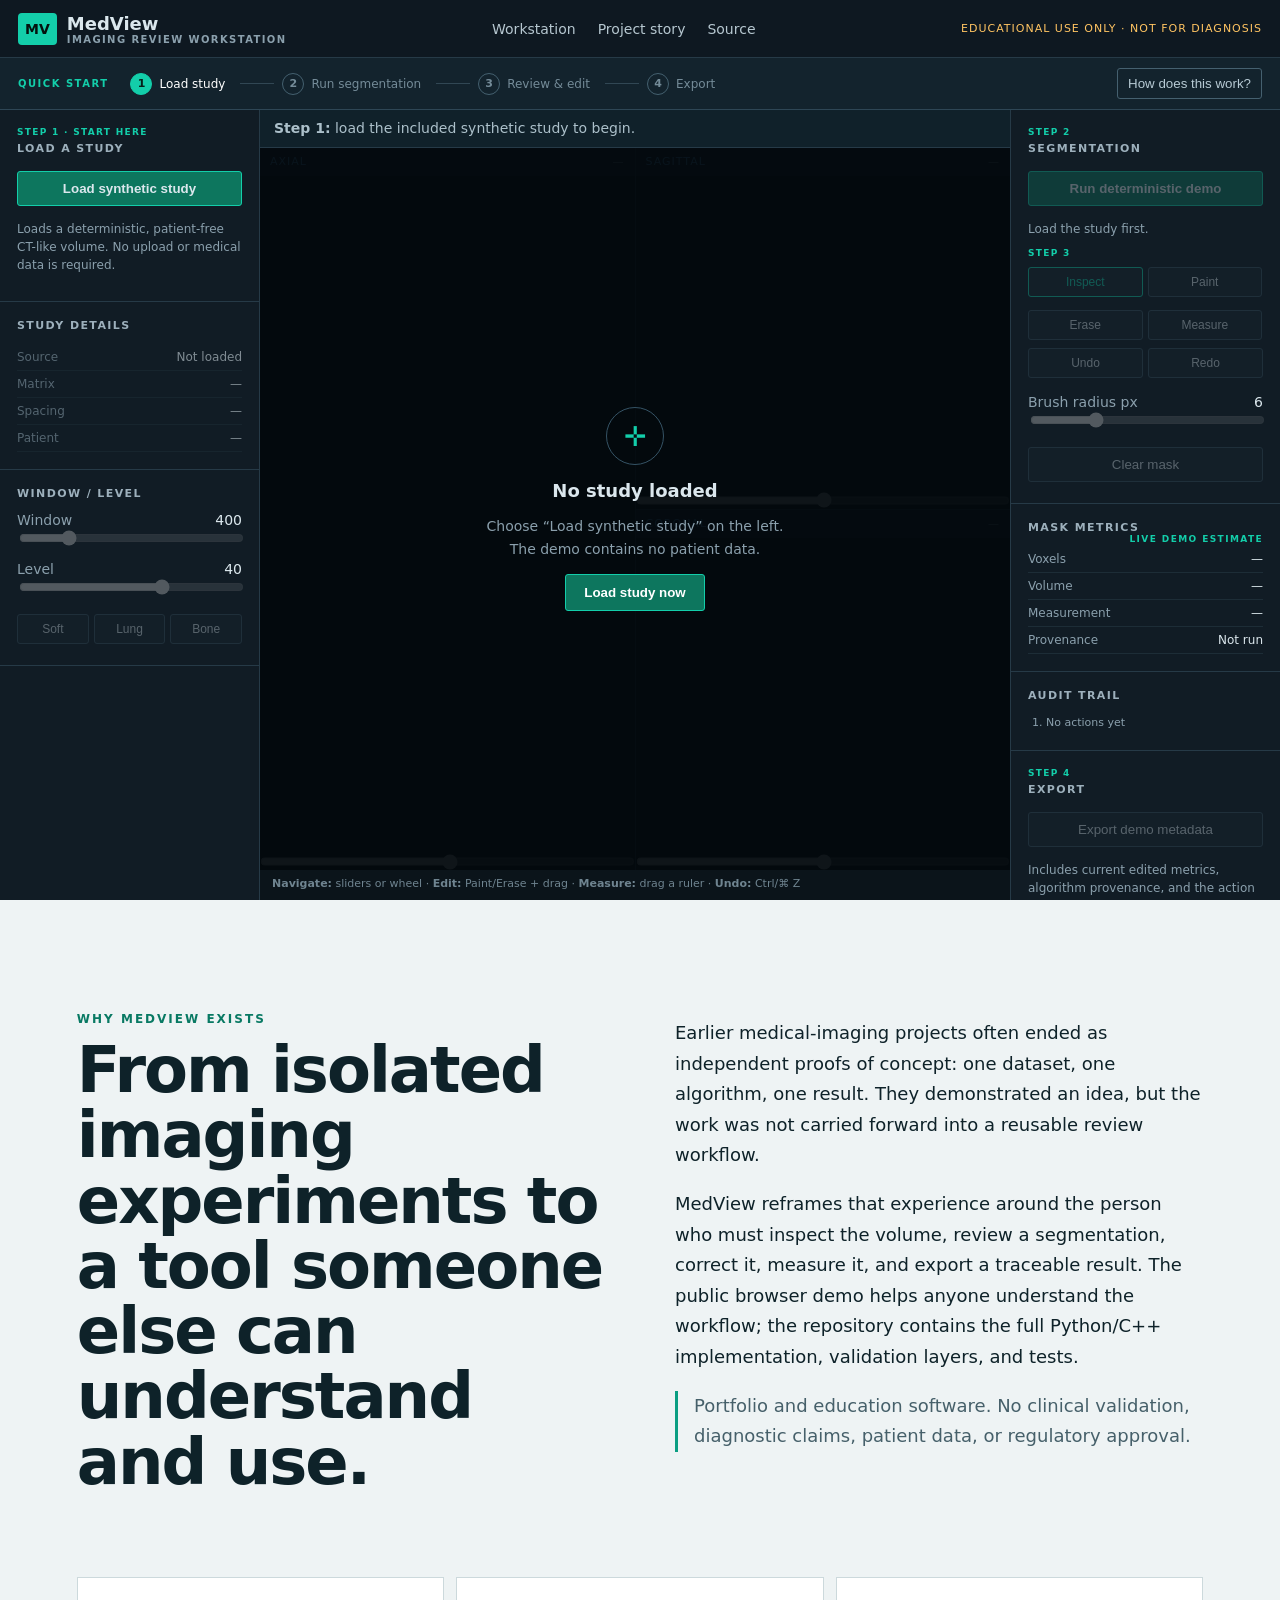
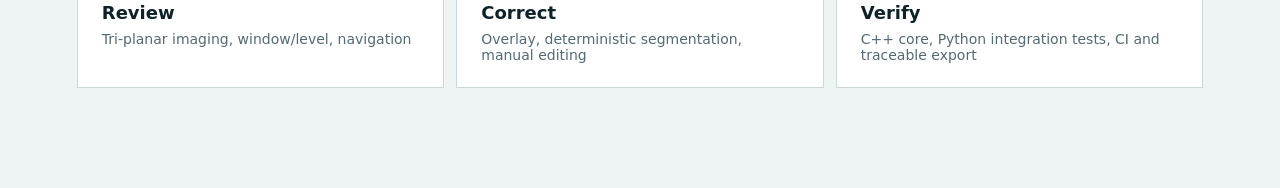
<file: site/index.html>
<!doctype html><html lang="en"><head><meta charset="utf-8"><meta name="viewport" content="width=device-width,initial-scale=1"><title>MedView — Medical Imaging Workstation</title><meta name="description" content="An interactive medical imaging review and segmentation workstation by Yiman Wu."><link rel="icon" type="image/svg+xml" href="data:image/svg+xml,%3Csvg xmlns='http://www.w3.org/2000/svg' viewBox='0 0 32 32'%3E%3Crect width='32' height='32' rx='6' fill='%2313ceaa'/%3E%3Cpath d='M7 9h4l5 12 5-12h4v14h-3V14l-4 9h-4l-4-9v9H7z' fill='%230a1016'/%3E%3C/svg%3E"><link rel="stylesheet" href="styles.css"></head>
<body><header><a class="brand" href="#"><span>MV</span><b>MedView<small>IMAGING REVIEW WORKSTATION</small></b></a><nav><a href="#workstation">Workstation</a><a href="#story">Project story</a><a href="https://github.com/Demianman/MedView" id="github">Source</a></nav><em>EDUCATIONAL USE ONLY · NOT FOR DIAGNOSIS</em></header>
<div class="quickstart"><strong>QUICK START</strong><ol><li id="step1" class="current"><b>1</b> Load study</li><li id="step2"><b>2</b> Run segmentation</li><li id="step3"><b>3</b> Review & edit</li><li id="step4"><b>4</b> Export</li></ol><button id="help">How does this work?</button></div>
<main id="workstation"><aside class="panel left"><section class="guided"><span class="step-label">STEP 1 · START HERE</span><h2>LOAD A STUDY</h2><button id="load" class="primary pulse">Load synthetic study</button><div class="upload-note">Loads a deterministic, patient-free CT-like volume. No upload or medical data is required.</div></section><section><h2>STUDY DETAILS</h2><dl class="details muted" id="details"><dt>Source</dt><dd>Not loaded</dd><dt>Matrix</dt><dd>—</dd><dt>Spacing</dt><dd>—</dd><dt>Patient</dt><dd>—</dd></dl></section><section><h2>WINDOW / LEVEL</h2><label>Window <output id="wo">400</output><input id="window" type="range" min="50" max="1800" value="400" disabled></label><label>Level <output id="lo">40</output><input id="level" type="range" min="-800" max="500" value="40" disabled></label><div class="row"><button data-wl="400,40" disabled>Soft</button><button data-wl="1500,-600" disabled>Lung</button><button data-wl="1800,400" disabled>Bone</button></div></section></aside>
<section class="workspace"><div class="message" id="message"><b>Step 1:</b> load the included synthetic study to begin.</div><div class="views" id="views"><div class="empty-overlay" id="emptyOverlay"><span class="scan-icon">✛</span><b>No study loaded</b><p>Choose “Load synthetic study” on the left.<br>The demo contains no patient data.</p><button id="loadCenter">Load study now</button></div><figure data-plane="axial"><figcaption>AXIAL <span></span></figcaption><canvas width="440" height="440"></canvas><input class="slice" type="range" min="0" max="79" value="40" disabled></figure><figure data-plane="sagittal"><figcaption>SAGITTAL <span></span></figcaption><canvas width="440" height="260"></canvas><input class="slice" type="range" min="0" max="111" value="56" disabled></figure><figure data-plane="coronal"><figcaption>CORONAL <span></span></figcaption><canvas width="440" height="260"></canvas><input class="slice" type="range" min="0" max="111" value="56" disabled></figure></div><footer><b>Navigate:</b> sliders or wheel · <b>Edit:</b> Paint/Erase + drag · <b>Measure:</b> drag a ruler · <b>Undo:</b> Ctrl/⌘ Z</footer></section>
<aside class="panel right"><section class="guided"><span class="step-label">STEP 2</span><h2>SEGMENTATION</h2><button id="infer" class="primary" disabled>Run deterministic demo</button><p id="inferHint">Load the study first.</p><span class="step-label">STEP 3</span><div class="tools"><button data-mode="inspect" class="active" disabled>Inspect</button><button data-mode="paint" disabled>Paint</button><button data-mode="erase" disabled>Erase</button><button data-mode="measure" disabled>Measure</button></div><div class="row"><button id="undo" disabled>Undo</button><button id="redo" disabled>Redo</button></div><label>Brush radius <output id="bo">6</output> px<input id="brush" type="range" min="1" max="20" value="6" disabled></label><button id="clear" disabled>Clear mask</button></section><section><h2>MASK METRICS <i>LIVE DEMO ESTIMATE</i></h2><dl><dt>Voxels</dt><dd id="voxels">—</dd><dt>Volume</dt><dd id="volume">—</dd><dt>Measurement</dt><dd id="measurement">—</dd><dt>Provenance</dt><dd id="provenance">Not run</dd></dl></section><section><h2>AUDIT TRAIL</h2><ol id="audit"><li>No actions yet</li></ol></section><section><span class="step-label">STEP 4</span><h2>EXPORT</h2><button id="export" disabled>Export demo metadata</button><p>Includes current edited metrics, algorithm provenance, and the action audit trail. The full local app exports an exact NIfTI mask + JSON.</p></section></aside></main>
<dialog id="helpDialog"><button class="close" aria-label="Close">×</button><span class="step-label">60-SECOND WALKTHROUGH</span><h2>Review a synthetic volume from start to finish</h2><ol><li><b>Load:</b> create the patient-free sample study.</li><li><b>Navigate:</b> move through three anatomical planes and adjust window/level.</li><li><b>Segment:</b> run a reproducible demo—not a clinical model.</li><li><b>Correct:</b> paint or erase the overlay; use Measure to drag a ruler.</li><li><b>Export:</b> download transparent demo metadata.</li></ol><p>Want real DICOM/NIfTI loading and NIfTI mask export? Use the full Python/C++ application from GitHub.</p></dialog>
<section id="story" class="story"><div><p class="eyebrow">WHY MEDVIEW EXISTS</p><h1>From isolated imaging experiments to a tool someone else can understand and use.</h1></div><div class="story-copy"><p>Earlier medical-imaging projects often ended as independent proofs of concept: one dataset, one algorithm, one result. They demonstrated an idea, but the work was not carried forward into a reusable review workflow.</p><p>MedView reframes that experience around the person who must inspect the volume, review a segmentation, correct it, measure it, and export a traceable result. The public browser demo helps anyone understand the workflow; the repository contains the full Python/C++ implementation, validation layers, and tests.</p><p class="disclaimer">Portfolio and education software. No clinical validation, diagnostic claims, patient data, or regulatory approval.</p></div><div class="cards"><article><b>Review</b><span>Tri-planar imaging, window/level, navigation</span></article><article><b>Correct</b><span>Overlay, deterministic segmentation, manual editing</span></article><article><b>Verify</b><span>C++ core, Python integration tests, CI and traceable export</span></article></div></section>
<script src="app.js"></script></body></html>
</file>
<file: site/styles.css>
:root{--bg:#071017;--panel:#111c25;--line:#263a47;--text:#dbe7ed;--muted:#8ba0ad;--teal:#13ceaa;--blue:#5ab0ff;--amber:#ffc462}*{box-sizing:border-box}html{scroll-behavior:smooth}body{margin:0;background:var(--bg);color:var(--text);font:14px Inter,ui-sans-serif,system-ui,sans-serif}header{height:58px;display:flex;align-items:center;justify-content:space-between;padding:0 18px;background:#0e1821;border-bottom:1px solid var(--line);position:sticky;top:0;z-index:5}.brand{display:flex;gap:10px;align-items:center;color:inherit;text-decoration:none}.brand>span{background:var(--teal);color:#04110e;padding:8px 7px;border-radius:4px;font-weight:900}.brand small{display:block;color:var(--muted);font-size:10px;letter-spacing:1.4px}.brand b{font-size:18px}nav{display:flex;gap:22px}nav a{color:#b6c7d0;text-decoration:none}nav a:hover{color:var(--teal)}header em{font-style:normal;color:var(--amber);font-size:11px;letter-spacing:1px}
.quickstart{height:52px;background:#13232d;border-bottom:1px solid #2e4655;display:flex;align-items:center;padding:0 18px;gap:22px}.quickstart>strong{font-size:10px;letter-spacing:1.5px;color:var(--teal)}.quickstart ol{list-style:none;display:flex;align-items:center;margin:0;padding:0;gap:8px;flex:1}.quickstart li{display:flex;align-items:center;gap:7px;color:#748b98;font-size:12px}.quickstart li:not(:last-child)::after{content:"";width:34px;height:1px;background:#314754;margin-left:8px}.quickstart li b{display:grid;place-items:center;width:22px;height:22px;border:1px solid #44606f;border-radius:50%;font-size:11px}.quickstart li.current{color:#fff}.quickstart li.current b{background:var(--teal);color:#062019;border-color:var(--teal)}.quickstart li.done{color:#8fb2ad}.quickstart li.done b{background:#174d43;border-color:#2d8e7a;color:var(--teal)}.quickstart button{background:transparent;border:1px solid #45606f;color:#b7cad4;border-radius:3px;padding:7px 10px;cursor:pointer}
main{height:calc(100vh - 110px);min-height:650px;display:grid;grid-template-columns:260px minmax(480px,1fr) 270px}.panel{background:var(--panel);overflow:auto}.left{border-right:1px solid var(--line)}.right{border-left:1px solid var(--line)}.panel section{padding:17px;border-bottom:1px solid var(--line)}.guided{position:relative}.step-label{display:block;color:var(--teal);font-size:9px;letter-spacing:1.3px;margin-bottom:5px;font-weight:800}h2{font-size:11px;letter-spacing:1.4px;color:#9db0bc;margin:0 0 12px}.panel button{width:100%;border:1px solid #3b5362;background:#172630;color:var(--text);border-radius:3px;padding:9px;cursor:pointer;margin:4px 0}.panel button:hover:not(:disabled){border-color:var(--blue)}.panel button:disabled,.panel input:disabled{opacity:.35;cursor:not-allowed}.panel .primary{background:#0d765e;border-color:var(--teal);font-weight:700}.pulse{animation:pulse 1.8s infinite}@keyframes pulse{50%{box-shadow:0 0 0 4px rgba(19,206,170,.13)}}.upload-note,.panel p{color:var(--muted);font-size:12px;line-height:1.5;margin:10px 0}.details,.panel dl{display:grid;grid-template-columns:1fr 1.5fr;margin:0}.details.muted{opacity:.55}.panel dt,.panel dd{margin:0;padding:6px 0;border-bottom:1px solid #1d2d37;font-size:12px}.panel dt{color:var(--muted)}.panel dd{text-align:right}.panel label{display:block;color:var(--muted);margin:12px 0}.panel output{float:right;color:var(--text)}input[type=range]{width:100%;accent-color:var(--teal)}.row,.tools{display:flex;gap:5px;flex-wrap:wrap}.row button{flex:1}.row button,.tools button{font-size:12px;padding:7px}.tools button{width:calc(50% - 3px)}.tools .active{color:var(--teal);border-color:var(--teal)}.panel h2 i{float:right;color:var(--teal);font-size:9px;font-style:normal}
.workspace{display:flex;flex-direction:column;min-width:0}.message{height:38px;padding:10px 14px;color:#acc0ca;background:#10212a;border-bottom:1px solid var(--line)}.message.success{color:#8be6d3;background:#0e2a27}.views{position:relative;display:grid;grid-template-columns:1fr 1fr;grid-template-rows:1fr 1fr;gap:1px;background:var(--line);flex:1;min-height:0}.empty-overlay{position:absolute;inset:0;z-index:3;background:rgba(4,10,14,.94);display:flex;flex-direction:column;align-items:center;justify-content:center;text-align:center}.empty-overlay.hidden{display:none}.empty-overlay .scan-icon{display:grid;place-items:center;width:58px;height:58px;border:1px solid #355365;border-radius:50%;color:var(--teal);font-size:27px;margin-bottom:15px}.empty-overlay b{font-size:18px}.empty-overlay p{color:var(--muted);line-height:1.6}.empty-overlay button{background:#0d765e;border:1px solid var(--teal);color:#fff;border-radius:3px;padding:10px 18px;cursor:pointer;font-weight:700}.views figure:first-of-type{grid-row:1/3}figure{margin:0;background:#010405;display:flex;flex-direction:column;min-height:0}figcaption{height:28px;padding:7px 10px;background:#0c151c;color:var(--blue);font-size:11px;letter-spacing:1px}figcaption span{float:right;color:var(--muted)}canvas{width:100%;height:calc(100% - 45px);object-fit:contain;cursor:crosshair}.slice{height:17px;margin:0}.workspace footer{min-height:30px;padding:7px 12px;color:#6f8490;background:#0b141a;font-size:11px}#audit{margin:0;padding-left:18px;color:#8ba0ad;font-size:11px;line-height:1.7;max-height:74px;overflow:auto}#audit li:first-letter{text-transform:uppercase}
.story{min-height:80vh;padding:100px max(6vw,24px);background:#eef3f4;color:#0e2229;display:grid;grid-template-columns:1fr 1fr;gap:70px}.story h1{font-size:clamp(36px,5vw,70px);line-height:1.02;letter-spacing:-2px;margin:12px 0}.eyebrow{color:#087963;font-weight:800;letter-spacing:2px;font-size:12px}.story-copy{font-size:18px;line-height:1.7}.disclaimer{border-left:3px solid #0a9e82;padding-left:16px;color:#46606a}.cards{grid-column:1/-1;display:grid;grid-template-columns:repeat(3,1fr);gap:12px}.cards article{background:#fff;border:1px solid #ccd9dc;padding:24px;display:flex;flex-direction:column;gap:8px}.cards b{font-size:18px}.cards span{color:#526a74}
dialog{max-width:540px;background:#13212a;color:var(--text);border:1px solid #3b5665;border-radius:8px;padding:28px;box-shadow:0 30px 80px #000}dialog::backdrop{background:rgba(0,0,0,.72)}dialog h2{font-size:22px;color:#fff;letter-spacing:0}dialog li{margin:12px 0;line-height:1.5}dialog p{color:var(--muted);line-height:1.6}.close{position:absolute;top:12px;right:14px;background:none;border:0;color:#9db0bc;font-size:24px;cursor:pointer}
@media(max-width:950px){header em{display:none}.quickstart li{font-size:0}.quickstart li b{font-size:11px}.quickstart li:not(:last-child)::after{width:15px}main{height:auto;grid-template-columns:220px 1fr}.right{grid-column:1/-1;display:grid;grid-template-columns:repeat(3,1fr);border-left:0;border-top:1px solid var(--line)}.views{min-height:700px}.story{grid-template-columns:1fr;gap:20px}.cards{grid-template-columns:1fr}}@media(max-width:650px){header{height:auto;padding:12px}nav{gap:10px;font-size:12px}.quickstart{height:auto;padding:10px}.quickstart>strong,.quickstart button{display:none}main{display:block}.left,.right{display:block}.workspace{height:760px}.story{padding-top:60px}.story h1{font-size:40px}}
</file>
